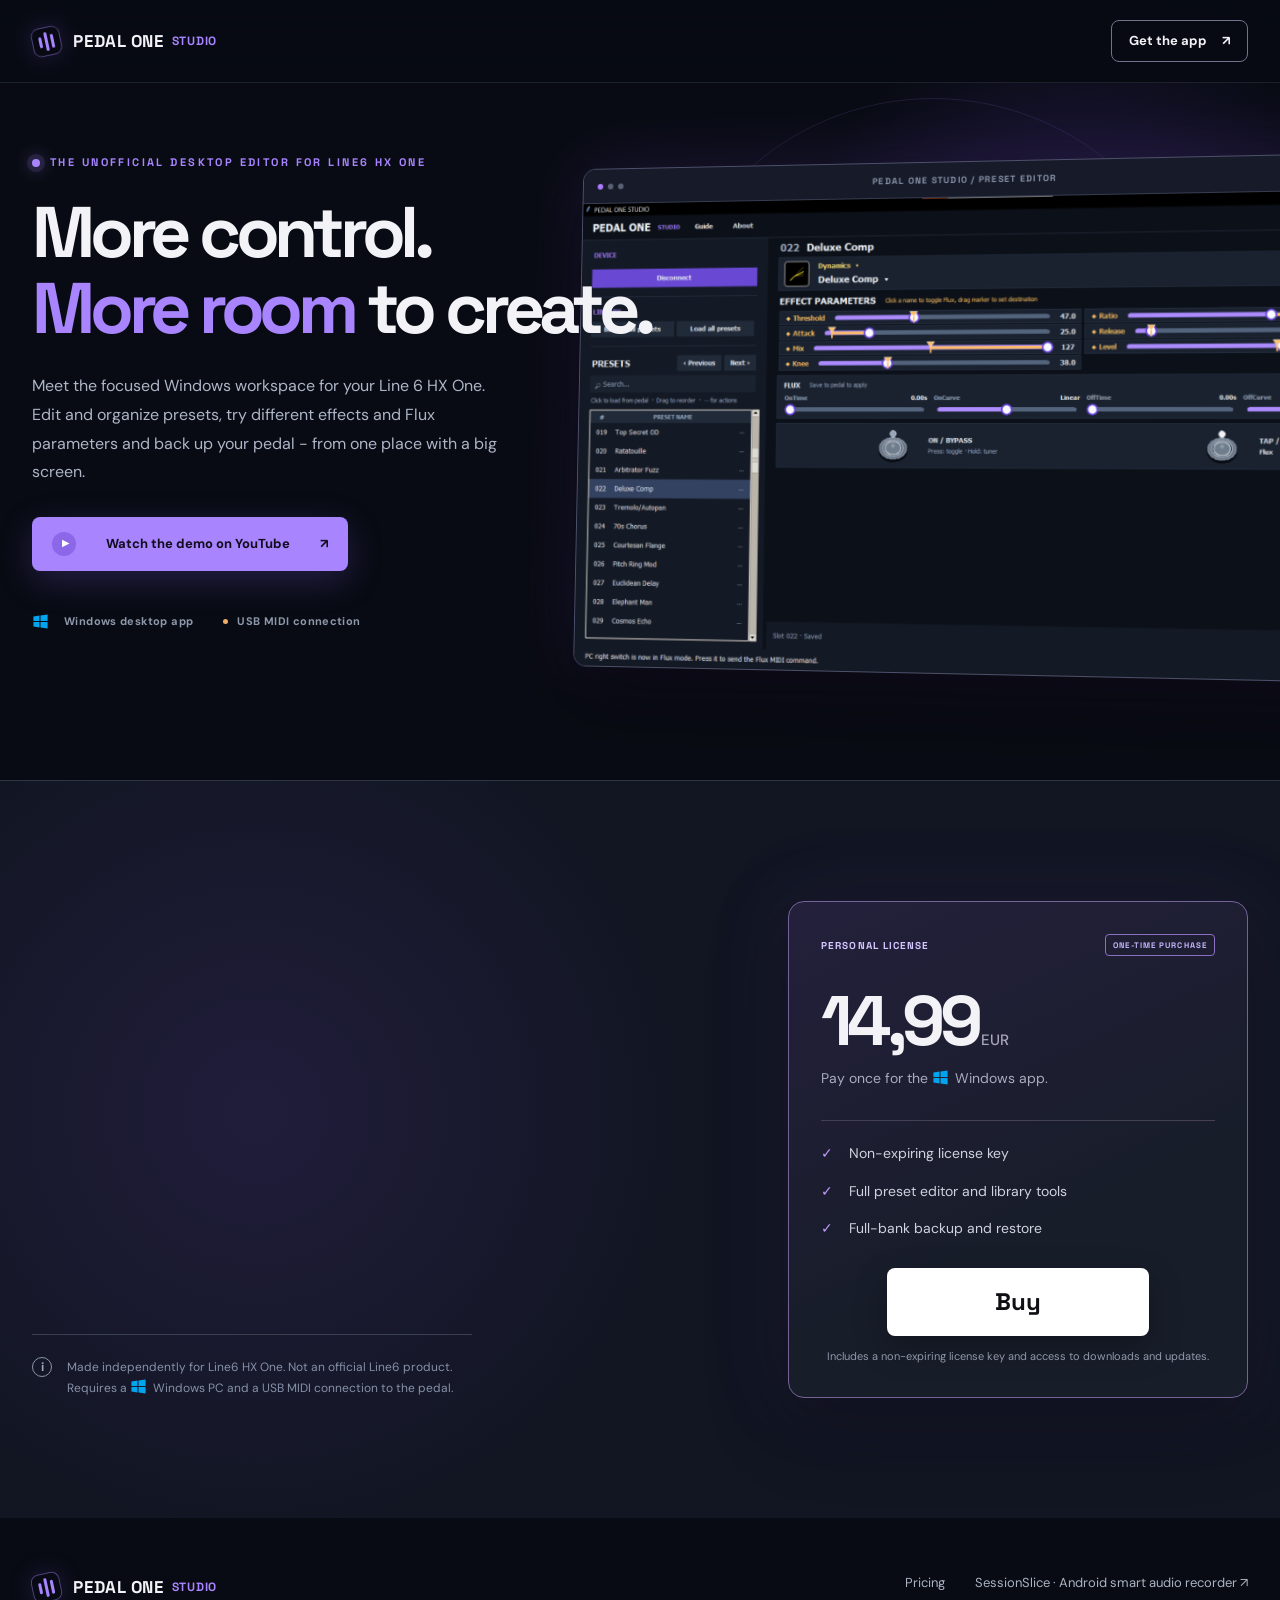
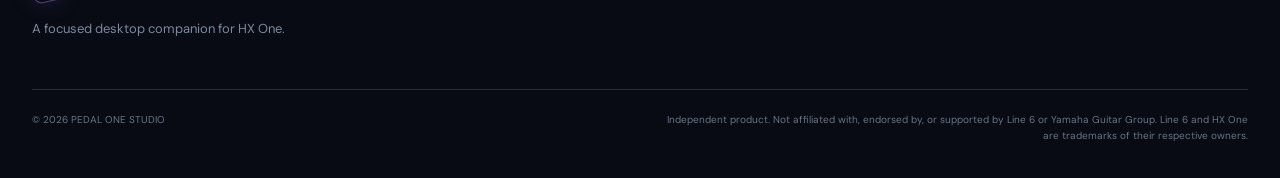
<file: index.html>
<!doctype html>
<html lang="en">
<head>
  <!-- Google tag (GA4) -->
  <script async src="https://www.googletagmanager.com/gtag/js?id=G-G2CLS4LBDV"></script>
  <script>
    window.dataLayer = window.dataLayer || [];
    function gtag(){dataLayer.push(arguments);}
    gtag('js', new Date());
    gtag('config', 'G-G2CLS4LBDV');
  </script>
  <meta charset="utf-8">
  <meta name="viewport" content="width=device-width, initial-scale=1">
  <meta name="theme-color" content="#080b13">
  <meta name="description" content="PEDAL ONE STUDIO is an independent Windows preset editor for the Line 6 HX One. Shape effects, manage presets, and back up your pedal from one clear workspace.">
  <title>PEDAL ONE STUDIO — Shape your HX One from your desktop</title>
  <link rel="preconnect" href="https://fonts.googleapis.com">
  <link rel="preconnect" href="https://fonts.gstatic.com" crossorigin>
  <link href="https://fonts.googleapis.com/css2?family=DM+Sans:wght@400;500;600;700&family=Space+Grotesk:wght@400;500;600;700&display=swap" rel="stylesheet">
  <link rel="stylesheet" href="styles.css?v=buy-white-1">
</head>
<body>
  <div class="site-shell">
    <header class="nav-wrap">
      <nav class="nav container" aria-label="Main navigation">
        <a class="brand" href="#top" aria-label="PEDAL ONE STUDIO home"><span class="brand-mark" aria-hidden="true"><span></span><span></span><span></span></span><span>PEDAL ONE <b>STUDIO</b></span></a>
        <a class="nav-cta" href="#pricing">Get the app <span aria-hidden="true">↗</span></a>
      </nav>
    </header>

    <main id="top">
      <section class="hero container" aria-labelledby="hero-title">
        <div class="hero-orbit orbit-one" aria-hidden="true"></div><div class="hero-orbit orbit-two" aria-hidden="true"></div>
        <div class="hero-copy">
          <div class="eyebrow"><span class="pulse"></span> THE UNOFFICIAL DESKTOP EDITOR FOR LINE6 HX ONE</div>
          <h1 id="hero-title">More control.<br><em>More room</em> to create.</h1>
          <p>Meet the focused Windows workspace for your Line 6 HX One. Edit and organize presets, try different effects and Flux parameters and back up your pedal - from one place with a big screen.</p>
          <div class="hero-actions"><span class="button button-demo-placeholder video-placeholder" aria-disabled="true"><span class="play-icon" aria-hidden="true">▶</span> YouTube video demo coming soon</span></div>
          <div class="hero-meta"><span><svg class="windows-logo" viewBox="0 0 24 24" aria-hidden="true" focusable="false"><path d="M2 4.8 10.5 3.6v7.8H2zM12 3.4 22 2v9.4H12zM2 12.6h8.5v7.8L2 19.2zM12 12.6h10V22l-10-1.4z" fill="currentColor"/></svg>Windows desktop app</span><span><i aria-hidden="true"></i> USB MIDI connection</span></div>
        </div>
        <div class="hero-visual" aria-label="PEDAL ONE STUDIO app showing preset and Flux controls">
          <div class="window-head"><span class="window-dots"><b></b><b></b><b></b></span><span>PEDAL ONE STUDIO / PRESET EDITOR</span><span class="window-live"><i></i> CONNECTED</span></div>
          <img src="images/dynamics.png" alt="PEDAL ONE STUDIO editing a Deluxe Comp preset, with effect parameters, Flux controls and a preset library" width="1920" height="1080" fetchpriority="high">
        </div>
      </section>

      <section class="pricing section" id="pricing"><div class="container pricing-grid"><div class="pricing-copy"><div class="compat-note"><span class="note-icon" aria-hidden="true">i</span><p>Made independently for Line6 HX One. Not an official Line6 product. Requires a <svg class="windows-logo" viewBox="0 0 24 24" aria-hidden="true" focusable="false"><path d="M2 4.8 10.5 3.6v7.8H2zM12 3.4 22 2v9.4H12zM2 12.6h8.5v7.8L2 19.2zM12 12.6h10V22l-10-1.4z" fill="currentColor"/></svg>Windows PC and a USB MIDI connection to the pedal.</p></div></div><div class="price-card"><div class="price-head"><span>PERSONAL LICENSE</span><span class="price-badge">ONE-TIME PURCHASE</span></div><div class="price">14,99<span> EUR</span></div><p class="price-sub">Pay once for the <svg class="windows-logo" viewBox="0 0 24 24" aria-hidden="true" focusable="false"><path d="M2 4.8 10.5 3.6v7.8H2zM12 3.4 22 2v9.4H12zM2 12.6h8.5v7.8L2 19.2zM12 12.6h10V22l-10-1.4z" fill="currentColor"/></svg>Windows app.</p><div class="price-rule"></div><ul><li><span>✓</span> Non-expiring license key</li><li><span>✓</span> Full preset editor and library tools</li><li><span>✓</span> Full-bank backup and restore</li></ul><div class="checkout-wrap"><a class="button buy-button" href="https://buy.polar.sh/polar_cl_QoTT2NUEy17j2CpeKximbfNObPNdPLvUMb4W216C7VB" target="_blank" rel="noopener noreferrer">Buy</a><p>Includes a non-expiring license key and access to downloads and updates.</p></div></div></div></section>
    </main>
    <footer class="footer"><div class="container footer-inner"><div><a class="brand" href="#top"><span class="brand-mark" aria-hidden="true"><span></span><span></span><span></span></span><span>PEDAL ONE <b>STUDIO</b></span></a><p>A focused desktop companion for HX One.</p></div><div class="footer-right"><a href="#pricing">Pricing</a><a href="https://bobritsky.github.io/sessionslice/" target="_blank" rel="noopener noreferrer" aria-label="SessionSlice Android smart audio recorder (opens in a new tab)">SessionSlice · Android smart audio recorder <span aria-hidden="true">↗</span></a></div></div><div class="container footer-bottom"><span>© <span id="year">2026</span> PEDAL ONE STUDIO</span><span>Independent product. Not affiliated with, endorsed by, or supported by Line 6 or Yamaha Guitar Group. Line 6 and HX One are trademarks of their respective owners.</span></div></footer>
  </div>
  <script src="script.js?v=ga4-2" defer></script>
</body>
</html>
</file>
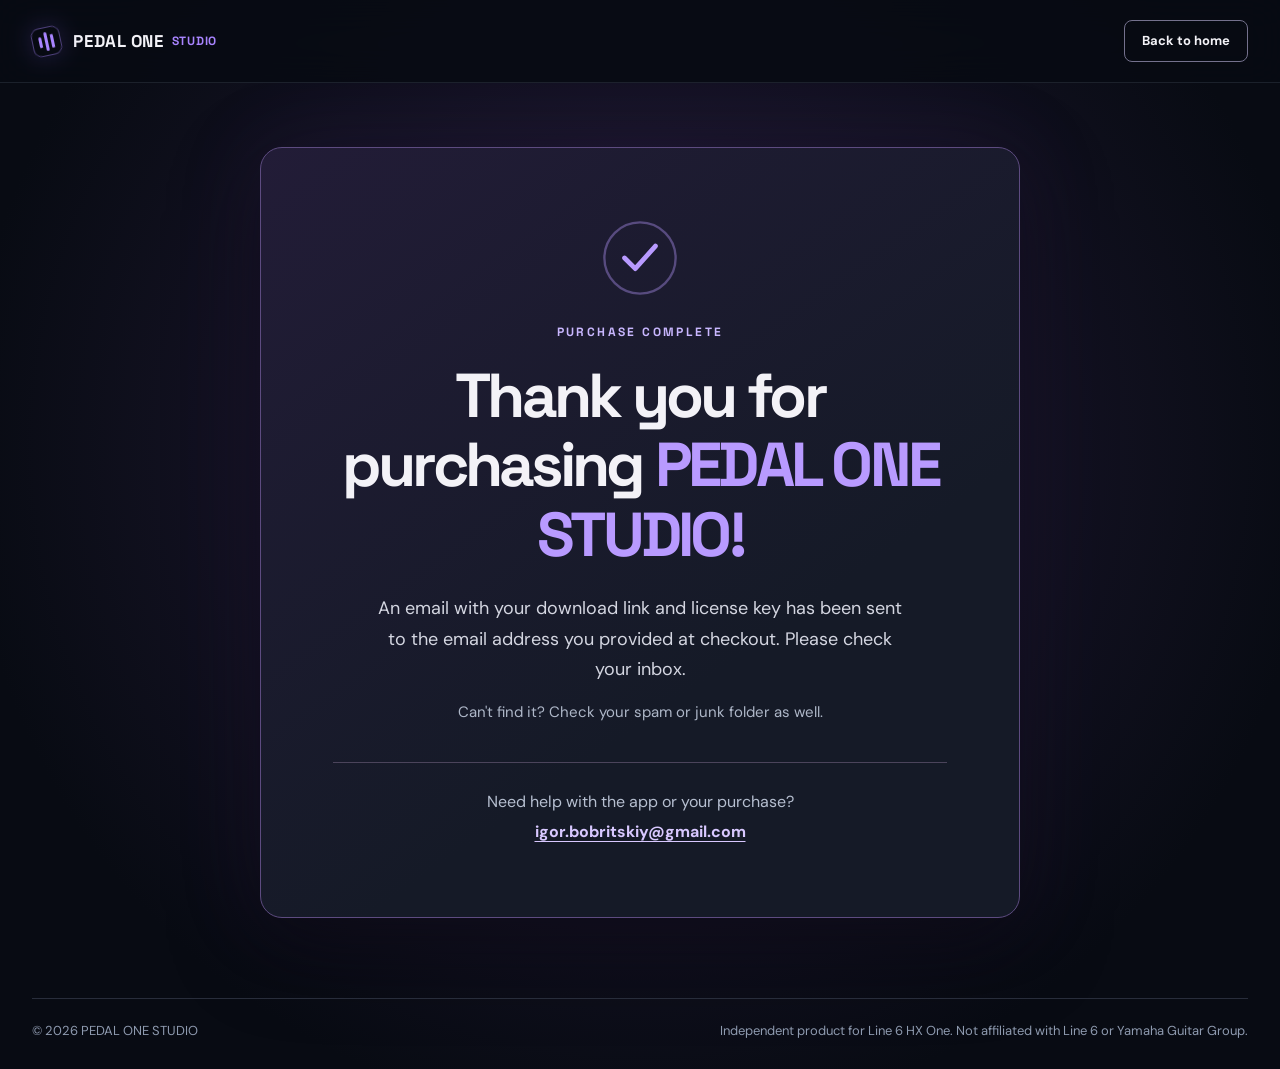
<file: success.html>
<!doctype html>
<html lang="en">
<head>
  <meta charset="utf-8">
  <meta name="viewport" content="width=device-width, initial-scale=1">
  <meta name="theme-color" content="#080b13">
  <meta name="robots" content="noindex">
  <meta name="description" content="Thank you for purchasing PEDAL ONE STUDIO. Check your email for your download link and license key.">
  <title>Thank you for your purchase | PEDAL ONE STUDIO</title>
  <link rel="preconnect" href="https://fonts.googleapis.com">
  <link rel="preconnect" href="https://fonts.gstatic.com" crossorigin>
  <link href="https://fonts.googleapis.com/css2?family=DM+Sans:wght@400;500;600;700&family=Space+Grotesk:wght@400;500;600;700&display=swap" rel="stylesheet">
  <link rel="stylesheet" href="styles.css">
  <link rel="stylesheet" href="success.css">
</head>
<body>
  <div class="site-shell success-shell">
    <header class="nav-wrap">
      <nav class="nav container" aria-label="Main navigation">
        <a class="brand" href="./" aria-label="PEDAL ONE STUDIO home"><span class="brand-mark" aria-hidden="true"><span></span><span></span><span></span></span><span>PEDAL ONE <b>STUDIO</b></span></a>
        <a class="nav-cta" href="./">Back to home</a>
      </nav>
    </header>

    <main class="success-main container">
      <section class="success-card" aria-labelledby="success-title">
        <div class="success-icon" aria-hidden="true">
          <svg viewBox="0 0 64 64" fill="none" focusable="false"><circle cx="32" cy="32" r="30" stroke="currentColor" stroke-opacity=".38" stroke-width="2"/><path d="m19 32 9 9 17-19" stroke="currentColor" stroke-width="4" stroke-linecap="round" stroke-linejoin="round"/></svg>
        </div>
        <p class="success-kicker">PURCHASE COMPLETE</p>
        <h1 class="success-title" id="success-title">Thank you for purchasing <em>PEDAL ONE STUDIO!</em></h1>
        <p class="success-message">An email with your download link and license key has been sent to the email address you provided at checkout. Please check your inbox.</p>
        <p class="success-hint">Can't find it? Check your spam or junk folder as well.</p>
        <div class="success-support">
          <span>Need help with the app or your purchase?</span>
          <a href="mailto:igor.bobritskiy@gmail.com">igor.bobritskiy@gmail.com</a>
        </div>
      </section>
    </main>

    <footer class="success-footer container">
      <span>&copy; 2026 PEDAL ONE STUDIO</span>
      <span>Independent product for Line 6 HX One. Not affiliated with Line 6 or Yamaha Guitar Group.</span>
    </footer>
  </div>
</body>
</html>
</file>
<file: styles.css>
:root{--bg:#080b13;--panel:#111622;--panel2:#171d2b;--line:#293043;--text:#f3f2f7;--muted:#a5adc0;--purple:#a884ff;--purple2:#7654e8;--orange:#f0ae69}*{box-sizing:border-box}html{scroll-behavior:smooth}body{margin:0;background:var(--bg);color:var(--text);font:16px/1.55 'DM Sans',sans-serif}button,a{font:inherit}a{color:inherit;text-decoration:none}button{cursor:pointer}img{max-width:100%;display:block}.site-shell{overflow:hidden}.container{width:min(1220px,calc(100% - 64px));margin:auto}.nav-wrap{position:relative;z-index:10;border-bottom:1px solid rgba(173,181,208,.13);background:#080b13dd;backdrop-filter:blur(18px)}.nav{height:82px;display:flex;align-items:center;justify-content:space-between;gap:30px}.brand{display:inline-flex;align-items:center;gap:12px;font:700 17px/1 'Space Grotesk',sans-serif;letter-spacing:.045em;white-space:nowrap}.brand b{color:var(--purple);font-size:12px;vertical-align:2px;margin-left:3px}.brand-mark{position:relative;width:29px;height:29px;border:1px solid #a884ff70;border-radius:8px;display:flex;align-items:center;justify-content:center;gap:3px;transform:rotate(-12deg);box-shadow:0 0 24px #8d63ff30}.brand-mark span{width:3px;height:11px;border-radius:3px;background:var(--purple)}.brand-mark span:nth-child(2){height:19px}.brand-mark span:nth-child(3){height:14px}.nav-links{display:flex;align-items:center;gap:38px;color:#b9bed0;font-size:13px;font-weight:700}.nav-links a:hover,.footer a:hover{color:var(--purple)}.nav-cta{border:1px solid #74718d;border-radius:8px;padding:10px 17px;font-size:13px;font-weight:700;transition:.2s}.nav-cta:hover{background:var(--purple);border-color:var(--purple);color:#0c0918}.nav-cta span{margin-left:12px}.hero{min-height:680px;position:relative;display:grid;grid-template-columns:42% 58%;align-items:center;padding-top:72px;padding-bottom:92px}.hero:before{content:'';position:absolute;width:650px;height:650px;right:-160px;top:-90px;background:radial-gradient(circle,#6b42c452,transparent 66%);pointer-events:none}.hero-copy{position:relative;z-index:2;padding-bottom:45px}.eyebrow,.kicker{font:700 11px/1.4 'Space Grotesk',sans-serif;letter-spacing:.22em;color:var(--purple)}.eyebrow{display:flex;align-items:center;gap:10px;margin-bottom:25px}.pulse{width:8px;height:8px;border-radius:50%;background:var(--purple);box-shadow:0 0 0 5px #a884ff20,0 0 18px var(--purple)}h1,h2,h3,p{margin-top:0}h1,h2,h3{font-family:'Space Grotesk',sans-serif}h1{font-size:clamp(55px,5.6vw,88px);letter-spacing:-.073em;line-height:1.05;margin:0 0 26px;white-space:nowrap}h1 em{font-style:normal;color:var(--purple)}.hero-copy>p{max-width:470px;color:#adb5c6;font-size:16px;line-height:1.8;margin-bottom:30px}.hero-actions{display:flex;align-items:center;gap:31px}.button{display:inline-flex;align-items:center;justify-content:center;gap:30px;border-radius:8px;padding:15px 20px;font-size:13px;font-weight:700;transition:.2s}.button-primary{background:var(--purple);color:#110d1d;box-shadow:0 10px 35px #8e63ff38}.button-primary:hover{background:#c3abff;transform:translateY(-2px)}.text-link{font-size:13px;font-weight:700;color:#e5e2ef;white-space:nowrap}.text-link span{color:var(--purple);margin-left:7px}.text-link:hover{color:var(--purple)}.hero-meta{display:flex;gap:30px;margin-top:42px;font-size:11px;color:#8e98ab;font-weight:700;letter-spacing:.035em}.hero-meta span{display:flex;align-items:center;gap:9px}.hero-meta i{width:5px;height:5px;background:var(--orange);border-radius:50%}.hero-visual{width:850px;max-width:none;position:relative;z-index:1;margin-left:18px;border:1px solid #4c506a;border-radius:13px;overflow:hidden;background:#111622;box-shadow:0 28px 75px #0009,0 0 70px #6943b342;transform:perspective(1500px) rotateY(-7deg) rotateX(3deg)}.hero-visual img{width:100%;height:auto}.window-head{height:36px;background:#171b29;border-bottom:1px solid #373d50;display:flex;align-items:center;justify-content:space-between;padding:0 15px;color:#8993a9;font:700 9px 'Space Grotesk',sans-serif;letter-spacing:.14em}.window-dots{display:flex;gap:5px}.window-dots b{width:6px;height:6px;background:#596175;border-radius:50%}.window-dots b:first-child{background:#ab7aff}.window-live{color:#aeb9b0}.window-live i{display:inline-block;width:5px;height:5px;background:#8addaf;border-radius:50%;margin-right:5px}.hero-index{position:absolute;bottom:42px;right:0;color:#7c8499;font:700 10px 'Space Grotesk',sans-serif;letter-spacing:.16em;display:flex;align-items:center;gap:12px}.hero-index span{height:1px;width:35px;background:#77768a}.hero-orbit{position:absolute;border:1px solid #a884ff20;border-radius:50%;pointer-events:none}.orbit-one{width:380px;height:380px;top:100px;right:140px}.orbit-two{width:550px;height:550px;top:15px;right:40px}.strip{border-block:1px solid #282f3d;background:#111520}.strip-inner{display:flex;justify-content:space-between;align-items:center;gap:15px;padding:20px 0;color:#9ca6bb;font:700 11px 'Space Grotesk',sans-serif;letter-spacing:.16em}.strip b{color:var(--purple);font-size:14px}.section{padding-top:120px;padding-bottom:120px}.section-heading{display:flex;justify-content:space-between;align-items:end;gap:40px;margin-bottom:42px}.kicker{margin-bottom:22px}.section h2{font-size:clamp(38px,4.2vw,62px);line-height:1.08;letter-spacing:-.065em;margin-bottom:0}.section h2 span{color:var(--purple)}.section-intro{max-width:310px;color:var(--muted);font-size:15px;line-height:1.8;margin:0 0 5px}.feature-grid{display:grid;grid-template-columns:repeat(3,1fr);gap:14px}.feature-card{position:relative;min-height:310px;padding:32px;background:linear-gradient(145deg,#171d2b,#111622);border:1px solid #2a3040;border-radius:13px;transition:.2s}.feature-card:hover{transform:translateY(-4px);border-color:#7654e8aa}.feature-num{position:absolute;right:29px;top:29px;color:#69738b;font:700 11px 'Space Grotesk',sans-serif}.feature-card h3{font-size:21px;letter-spacing:-.04em;margin:44px 0 9px}.feature-card p{font-size:14px;line-height:1.7;color:#a6afc1;margin:0;max-width:290px}.feature-icon{height:42px;width:42px;color:var(--purple)}.icon-sliders{display:flex;justify-content:space-around;align-items:center}.icon-sliders span{height:28px;border-left:2px solid currentColor;position:relative}.icon-sliders span:after{content:'';position:absolute;width:9px;height:9px;border:2px solid currentColor;background:#171d2b;border-radius:50%;left:-6px;top:5px}.icon-sliders span:nth-child(2):after{top:16px}.icon-grid{display:grid;grid-template-columns:repeat(2,13px);grid-template-rows:repeat(2,13px);gap:5px;align-content:center}.icon-grid span{border:2px solid currentColor;border-radius:3px}.icon-backup{font:400 49px/.8 'DM Sans',sans-serif}.showcase{background:#0d111b;border-block:1px solid #252b39}.showcase-panel{border:1px solid #32384b;border-radius:15px;background:#151a27;padding:18px;box-shadow:0 24px 75px #0005}.showcase-top{display:flex;justify-content:space-between;align-items:center;padding:7px 12px 20px}.showcase-tag{font:700 10px 'Space Grotesk',sans-serif;color:var(--purple);letter-spacing:.18em}.showcase-top h3{font-size:19px;margin:7px 0 0;letter-spacing:-.03em}.showcase-top h3 span{color:#8b95a9;font-size:14px;font-weight:500}.showcase-counter{color:#838da3;font:700 11px 'Space Grotesk',sans-serif;letter-spacing:.14em}.showcase-image{overflow:hidden;border:1px solid #343b4f;border-radius:8px;background:#0a0d15;aspect-ratio:16/8.15}.showcase-image img{width:100%;height:100%;object-fit:cover;object-position:top left}.preview-tabs{display:grid;grid-template-columns:repeat(4,1fr);gap:8px;margin-top:17px}.preview-tab{border:1px solid transparent;background:#1d2331;color:#7e89a0;text-align:left;padding:14px 18px;border-radius:7px;font:700 11px 'Space Grotesk',sans-serif;transition:.2s}.preview-tab span{color:#cbd1de;font-size:13px;margin-left:10px}.preview-tab.active,.preview-tab:hover{border-color:#8d6df0;background:#342c54;color:#b89aff}.preview-tab.active span{color:#fff}.workflow{display:grid;grid-template-columns:1fr 1fr;gap:100px;align-items:center}.workflow-copy h2{font-size:clamp(50px,5vw,74px);margin-bottom:26px}.workflow-copy>p:not(.kicker){max-width:460px;color:var(--muted);line-height:1.8;font-size:15px;margin-bottom:28px}.steps{border-top:1px solid #34394a}.step{display:flex;gap:29px;padding:32px 0;border-bottom:1px solid #34394a}.step>span{color:var(--purple);font:700 12px 'Space Grotesk',sans-serif;padding-top:5px}.step h3{font-size:20px;letter-spacing:-.04em;margin-bottom:7px}.step p{font-size:14px;color:var(--muted);line-height:1.7;margin:0;max-width:340px}.pricing{background:radial-gradient(circle at 20% 45%,#57389834,transparent 38%),#121623;border-top:1px solid #2d3444}.pricing-grid{display:grid;grid-template-columns:1fr 460px;gap:100px;align-items:center}.pricing-copy h2{font-size:clamp(48px,5vw,72px);margin-bottom:24px}.pricing-copy>p:not(.kicker){max-width:420px;color:var(--muted);line-height:1.8;font-size:16px}.compat-note{display:flex;gap:15px;align-items:flex-start;max-width:440px;border-top:1px solid #3a4051;margin-top:58px;padding-top:22px}.note-icon{flex:none;display:grid;place-items:center;width:20px;height:20px;border:1px solid #8b94a7;border-radius:50%;color:#9fa9bd;font-size:12px;font-weight:700}.compat-note p{font-size:12px;color:#8691a8;line-height:1.7;margin:0}.price-card{border:1px solid #746397;border-radius:16px;background:linear-gradient(155deg,#24203c,#181d2a 62%);padding:32px;box-shadow:0 25px 80px #0005,0 0 80px #6845aa25}.price-head{display:flex;justify-content:space-between;align-items:center;gap:10px;font:700 10px 'Space Grotesk',sans-serif;letter-spacing:.11em}.price-head>span:first-child{color:#d4c6ff}.price-badge{color:#c7b6ff;border:1px solid #8b70c1;padding:5px 7px;border-radius:4px;font-size:8px;white-space:nowrap}.price{font:700 70px/1 'Space Grotesk',sans-serif;letter-spacing:-.08em;margin-top:30px}.price span{font:500 15px 'DM Sans',sans-serif;color:#a8a7bb;letter-spacing:0}.price-sub{font-size:14px;color:#a8acbd;margin:12px 0 30px}.price-rule{height:1px;background:#454155}.price-card ul{list-style:none;padding:14px 0 20px;margin:0}.price-card li{padding:8px 0;font-size:14px;color:#d0d2df}.price-card li span{color:#c39cff;margin-right:12px}.button-disabled{width:100%;background:#64517f;color:#e1d6f2;cursor:not-allowed;gap:10px;text-align:center}.checkout-wrap p{font-size:11px;color:#9298aa;margin:12px 0 0;text-align:center}.footer{background:#080b13;padding-top:55px}.footer-inner{display:flex;justify-content:space-between;gap:35px;padding-bottom:50px}.footer-inner p{font-size:13px;color:#7e889d;margin:17px 0 0}.footer-right{display:flex;gap:30px;color:#abb3c3;font-size:13px}.footer-bottom{border-top:1px solid #282d3b;display:flex;justify-content:space-between;gap:30px;padding:22px 0 35px;color:#687487;font-size:10px}.footer-bottom span:last-child{max-width:590px;text-align:right}a:focus-visible,button:focus-visible{outline:2px solid #d2bdff;outline-offset:4px}@media(max-width:1100px){.hero{grid-template-columns:48% 52%;min-height:600px}.hero-visual{width:700px}.pricing-grid{gap:50px}.workflow{gap:50px}}@media(max-width:800px){.container{width:min(100% - 40px,650px)}.nav{height:70px}.nav-links{display:none}.hero{display:block;padding-top:75px;padding-bottom:80px}.hero-copy{padding:0}.hero-copy>p{max-width:560px}.hero-visual{width:calc(100% + 80px);margin:60px 0 0;transform:none}.hero-index{display:none}.orbit-one,.orbit-two{display:none}.strip-inner{flex-wrap:wrap;justify-content:center;gap:14px 24px;font-size:10px}.strip-inner b:nth-of-type(2){display:none}.section{padding-top:85px;padding-bottom:85px}.section-heading{display:block}.section-intro{margin-top:22px;max-width:550px}.feature-grid{grid-template-columns:1fr}.feature-card{min-height:230px}.feature-card h3{margin-top:25px}.showcase-panel{padding:10px}.showcase-image{aspect-ratio:16/9}.preview-tabs{grid-template-columns:repeat(2,1fr)}.workflow,.pricing-grid{grid-template-columns:1fr;gap:45px}.compat-note{margin-top:40px}.price-card{max-width:500px}.footer-bottom{display:block}.footer-bottom span{display:block!important;text-align:left!important;margin-bottom:12px}}@media(max-width:520px){.container{width:calc(100% - 32px)}.brand{font-size:14px}.brand b{font-size:10px}.nav-cta{padding:9px 11px;font-size:11px}.hero{padding-top:60px}.eyebrow{font-size:9px}h1{font-size:clamp(43px,12vw,62px);white-space:normal}.hero-copy>p{font-size:15px}.hero-actions{gap:20px;align-items:flex-start;flex-direction:column}.hero-meta{gap:12px;flex-wrap:wrap;margin-top:34px}.hero-visual{width:calc(100% + 50px);margin-top:45px}.window-head{font-size:7px}.window-live{display:none}.strip-inner{font-size:9px}.strip-inner span:last-child,.strip-inner b:last-of-type{display:none}.section h2{font-size:42px}.showcase-top{padding:8px 4px 14px}.showcase-top h3{font-size:16px}.showcase-top h3 span{font-size:12px}.preview-tab{padding:11px}.preview-tab span{font-size:12px}.price-card{padding:24px}.price{font-size:60px}.footer-inner{display:block}.footer-right{margin-top:35px;gap:18px}}@media(prefers-reduced-motion:reduce){html{scroll-behavior:auto}*,*:before,*:after{transition:none!important}}
/* The demo button occupies the hero action until its video is ready. */
.video-placeholder{display:inline-flex;align-items:center;gap:10px;font:700 12px 'Space Grotesk',sans-serif;white-space:nowrap}
.play-icon{display:grid;place-items:center;width:24px;height:24px;padding-left:2px;border-radius:50%;background:#8c68e8;color:#fff;font-size:9px}
.hero{padding-bottom:105px}
@media(max-width:800px){.hero{padding-bottom:85px}}
.button-demo-placeholder{border:1px solid #846fb8;background:#28213d;color:#d7c7f7;cursor:default;gap:11px}
.button-demo-placeholder .play-icon{background:#654d9c;color:#fff}
.pricing-copy{align-self:end}
.pricing-copy .compat-note{margin-top:0}
.footer-right{flex-wrap:wrap}
.windows-logo{display:inline-block;width:17px;height:17px;flex:none;color:#00a4ef;vertical-align:-3px;margin-right:6px}
.checkout-wrap .buy-button{display:flex;width:66.666%;min-height:68px;margin:0 auto;padding:16px 20px;background:#fff;color:#101014;font:700 24px 'Space Grotesk',sans-serif;box-shadow:0 12px 32px #0004}
.checkout-wrap .buy-button:hover{background:#f0f0f0;transform:translateY(-2px)}
</file>
<file: success.css>
body {
  background: radial-gradient(circle at 50% 42%, #332158 0, #171427 36%, #080b13 76%);
}
.success-shell {
  min-height: 100svh;
  display: flex;
  flex-direction: column;
}
.success-main {
  flex: 1;
  display: grid;
  place-items: center;
  padding-top: 64px;
  padding-bottom: 80px;
}
.success-card {
  width: min(100%, 760px);
  padding: clamp(34px, 6vw, 72px);
  border: 1px solid #5d4b80;
  border-radius: 22px;
  background: linear-gradient(145deg, #221c37, #151a27 65%);
  box-shadow: 0 28px 90px #0007, 0 0 85px #6741aa25;
  text-align: center;
}
.success-icon {
  width: 76px;
  height: 76px;
  margin: 0 auto 28px;
  color: #b89aff;
}
.success-icon svg { width: 100%; height: 100%; }
.success-kicker {
  margin-bottom: 20px;
  color: #c9b7ff;
  font: 700 12px/1.4 'Space Grotesk', sans-serif;
  letter-spacing: .2em;
}
.success-title {
  margin: 0 auto 24px;
  max-width: 620px;
  font-size: clamp(36px, 5vw, 62px);
  line-height: 1.12;
  letter-spacing: -.06em;
  white-space: normal;
}
.success-title em { color: #b89aff; font-style: normal; }
.success-message {
  max-width: 540px;
  margin: 0 auto;
  color: #d4d6e1;
  font-size: 18px;
  line-height: 1.7;
}
.success-hint {
  margin: 16px 0 0;
  color: #aeb7c8;
  font-size: 15px;
}
.success-support {
  display: flex;
  flex-direction: column;
  gap: 5px;
  margin-top: 38px;
  padding-top: 27px;
  border-top: 1px solid #4b445b;
  color: #b6bfd0;
  font-size: 16px;
}
.success-support a {
  width: fit-content;
  margin: 0 auto;
  color: #d8c8ff;
  font-weight: 700;
  text-decoration: underline;
  text-underline-offset: 4px;
  overflow-wrap: anywhere;
}
.success-support a:hover { color: #fff; }
.success-footer {
  display: flex;
  justify-content: space-between;
  gap: 24px;
  padding-top: 22px;
  padding-bottom: 28px;
  border-top: 1px solid #282d3b;
  color: #8e9aaf;
  font-size: 13px;
}
@media (max-width: 650px) {
  .success-main { padding-top: 36px; padding-bottom: 48px; }
  .success-card { border-radius: 16px; }
  .success-footer { flex-direction: column; gap: 7px; }
}
</file>
